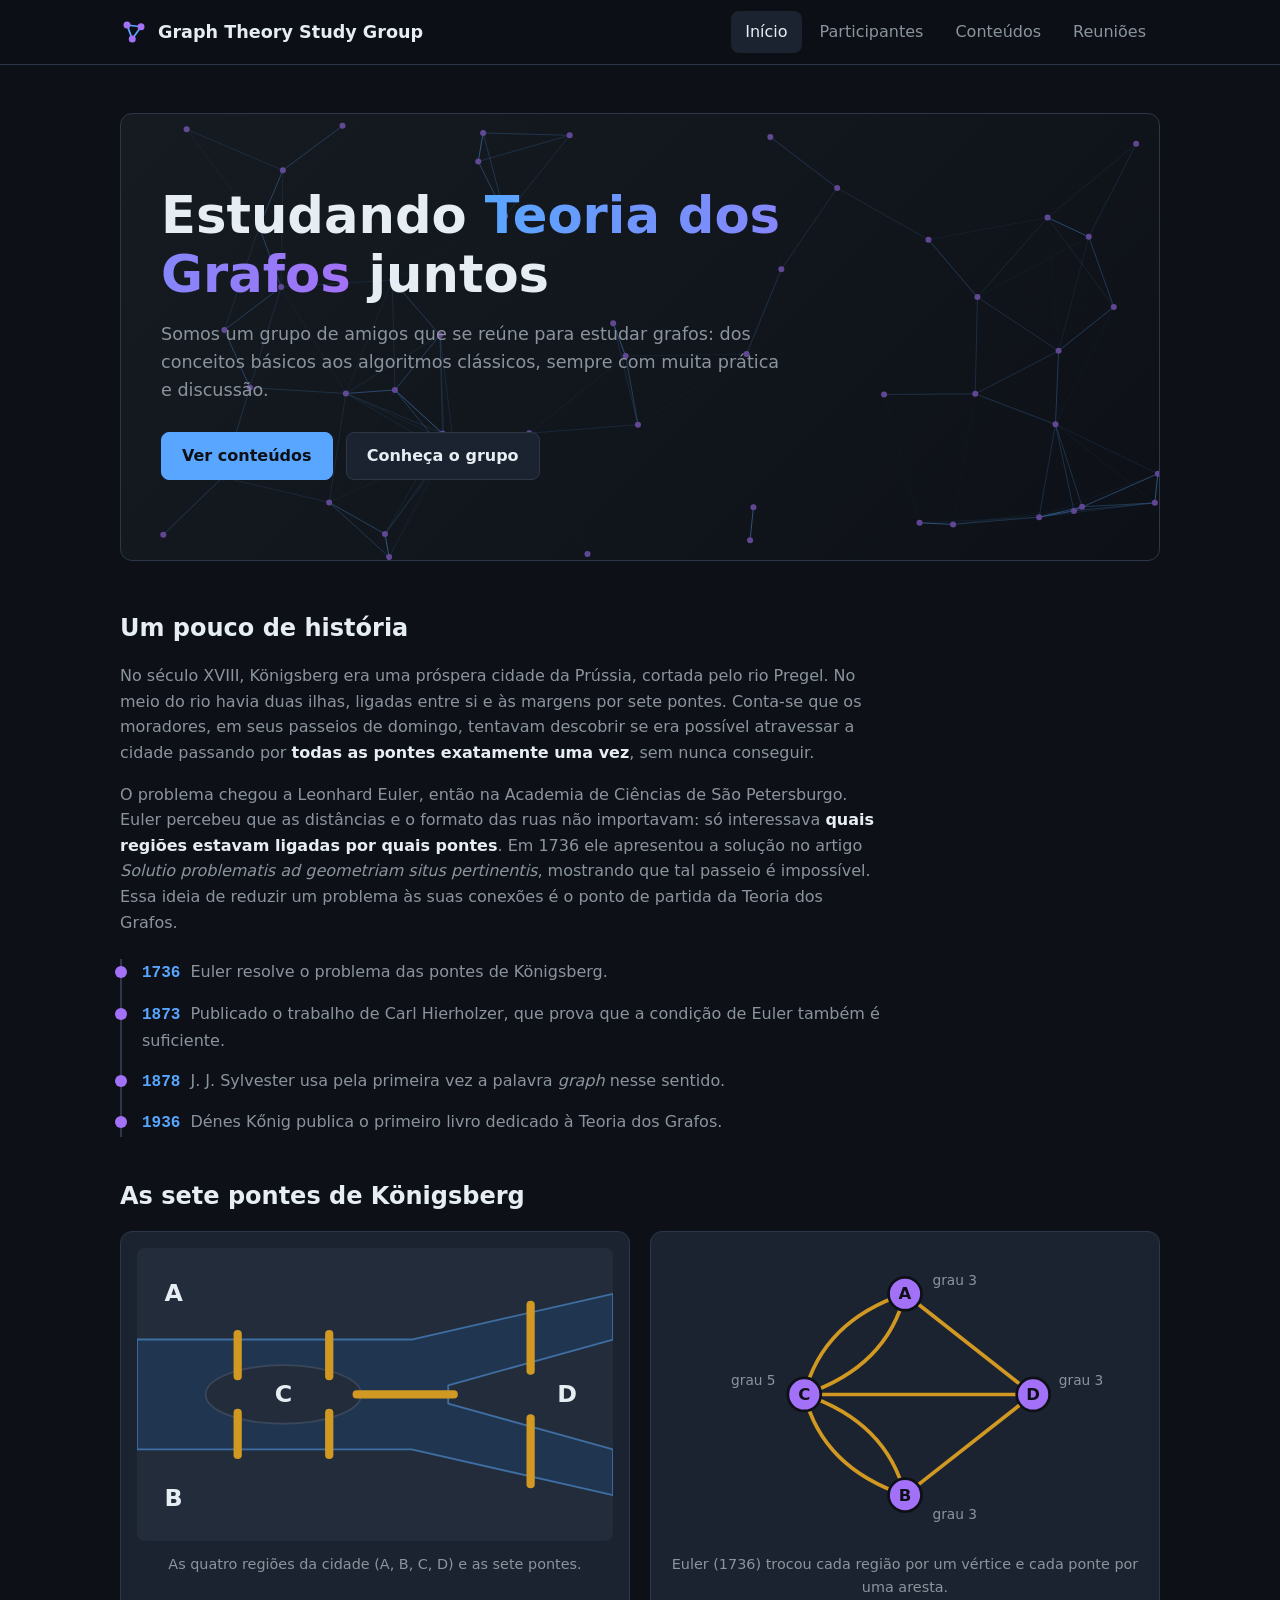
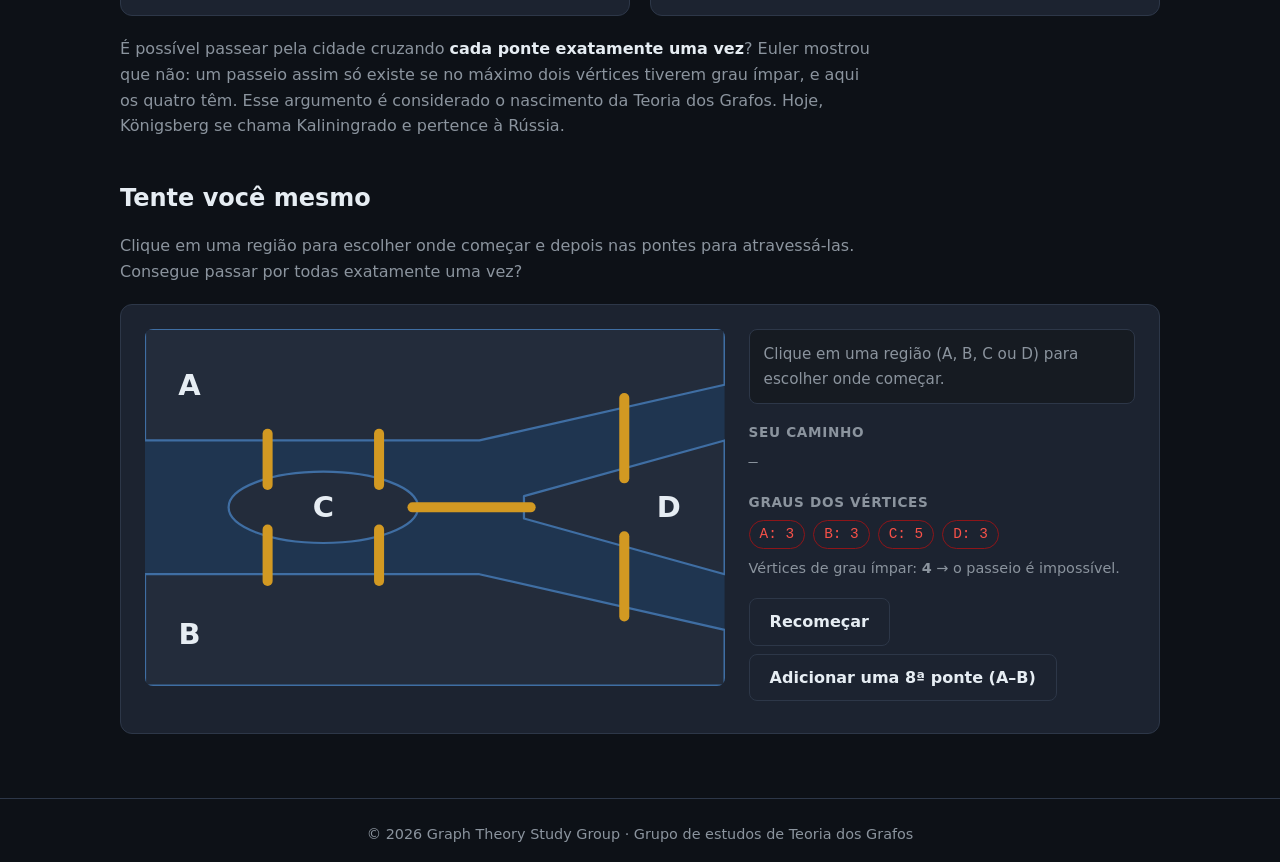
<file: index.html>
<!DOCTYPE html>
<html lang="pt-BR">
<head>
  <meta charset="UTF-8">
  <meta name="viewport" content="width=device-width, initial-scale=1.0">
  <title>Graph Theory Study Group · Grupo de Estudos de Grafos</title>
  <meta name="description" content="Grupo de estudos sobre Teoria dos Grafos.">
  <link rel="icon" href="data:image/svg+xml,<svg xmlns='http://www.w3.org/2000/svg' viewBox='0 0 32 32'><line x1='8' y1='8' x2='24' y2='10' stroke='%2358a6ff' stroke-width='2'/><line x1='8' y1='8' x2='14' y2='24' stroke='%2358a6ff' stroke-width='2'/><line x1='24' y1='10' x2='14' y2='24' stroke='%2358a6ff' stroke-width='2'/><circle cx='8' cy='8' r='4' fill='%23a371f7'/><circle cx='24' cy='10' r='4' fill='%23a371f7'/><circle cx='14' cy='24' r='4' fill='%23a371f7'/></svg>">
  <link rel="stylesheet" href="assets/css/style.css?v=4">
</head>
<body>
  <header>
    <div class="container nav">
      <a href="index.html" class="logo">
        <svg viewBox="0 0 32 32" aria-hidden="true">
          <line x1="8" y1="8" x2="24" y2="10" stroke="#58a6ff" stroke-width="2"/>
          <line x1="8" y1="8" x2="14" y2="24" stroke="#58a6ff" stroke-width="2"/>
          <line x1="24" y1="10" x2="14" y2="24" stroke="#58a6ff" stroke-width="2"/>
          <circle cx="8" cy="8" r="4" fill="#a371f7"/>
          <circle cx="24" cy="10" r="4" fill="#a371f7"/>
          <circle cx="14" cy="24" r="4" fill="#a371f7"/>
        </svg>
        Graph Theory Study Group
      </a>
      <nav>
        <ul>
          <li><a href="index.html" class="active">Início</a></li>
          <li><a href="participantes.html">Participantes</a></li>
          <li><a href="conteudos.html">Conteúdos</a></li>
          <li><a href="reunioes.html">Reuniões</a></li>
        </ul>
      </nav>
    </div>
  </header>

  <main>
    <div class="container">
      <section class="hero">
        <canvas id="graph-canvas" aria-hidden="true"></canvas>
        <div class="hero-content">
          <h1>Estudando <span class="gradient-text">Teoria dos Grafos</span> juntos</h1>
          <p>
            Somos um grupo de amigos que se reúne para estudar grafos: dos conceitos
            básicos aos algoritmos clássicos, sempre com muita prática e discussão.
          </p>
          <a href="conteudos.html" class="btn btn-primary">Ver conteúdos</a>
          <a href="participantes.html" class="btn">Conheça o grupo</a>
        </div>
      </section>

      <h2 class="section-title">Um pouco de história</h2>
      <div class="history">
        <p>
          No século XVIII, Königsberg era uma próspera cidade da Prússia, cortada pelo rio Pregel.
          No meio do rio havia duas ilhas, ligadas entre si e às margens por sete pontes. Conta-se
          que os moradores, em seus passeios de domingo, tentavam descobrir se era possível
          atravessar a cidade passando por <strong>todas as pontes exatamente uma vez</strong>,
          sem nunca conseguir.
        </p>
        <p>
          O problema chegou a Leonhard Euler, então na Academia de Ciências de São Petersburgo.
          Euler percebeu que as distâncias e o formato das ruas não importavam: só interessava
          <strong>quais regiões estavam ligadas por quais pontes</strong>. Em 1736 ele apresentou a
          solução no artigo <em>Solutio problematis ad geometriam situs pertinentis</em>, mostrando
          que tal passeio é impossível. Essa ideia de reduzir um problema às suas conexões é o
          ponto de partida da Teoria dos Grafos.
        </p>
        <ol class="timeline">
          <li><span class="year-tag">1736</span>Euler resolve o problema das pontes de Königsberg.</li>
          <li><span class="year-tag">1873</span>Publicado o trabalho de Carl Hierholzer, que prova que a condição de Euler também é suficiente.</li>
          <li><span class="year-tag">1878</span>J. J. Sylvester usa pela primeira vez a palavra <em>graph</em> nesse sentido.</li>
          <li><span class="year-tag">1936</span>Dénes Kőnig publica o primeiro livro dedicado à Teoria dos Grafos.</li>
        </ol>
      </div>

      <h2 class="section-title">As sete pontes de Königsberg</h2>
      <div class="bridges">
        <figure class="card bridges-fig">
          <svg viewBox="0 0 520 320" role="img" aria-labelledby="map-title">
            <title id="map-title">Mapa esquemático de Königsberg: o rio Pregel, duas ilhas e sete pontes</title>
            <rect width="520" height="320" fill="#232c3b"/>
            <polygon fill="#1f3550" stroke="#3f6ea3" stroke-width="2" stroke-linejoin="round" points="0,100 300,100 520,50 520,100 340,150 340,170 520,220 520,270 300,220 0,220"/>
            <ellipse cx="160" cy="160" rx="85" ry="32" fill="#232c3b" stroke="#3a465a" stroke-width="2"/>
            <g stroke="#d29922" stroke-width="9" stroke-linecap="round">
              <line x1="110" y1="94" x2="110" y2="140"/>
              <line x1="210" y1="94" x2="210" y2="140"/>
              <line x1="110" y1="180" x2="110" y2="226"/>
              <line x1="210" y1="180" x2="210" y2="226"/>
              <line x1="240" y1="160" x2="346" y2="160"/>
              <line x1="430" y1="62" x2="430" y2="134"/>
              <line x1="430" y1="186" x2="430" y2="258"/>
            </g>
            <g fill="#e6edf3" font-size="26" font-weight="700" text-anchor="middle" font-family="system-ui, sans-serif">
              <text x="40" y="58">A</text>
              <text x="40" y="282">B</text>
              <text x="160" y="168">C</text>
              <text x="470" y="168">D</text>
            </g>
          </svg>
          <figcaption>As quatro regiões da cidade (A, B, C, D) e as sete pontes.</figcaption>
        </figure>

        <figure class="card bridges-fig">
          <svg viewBox="0 0 520 320" role="img" aria-labelledby="graph-title">
            <title id="graph-title">O grafo de Euler: quatro vértices A, B, C, D e sete arestas</title>
            <g fill="none" stroke="#d29922" stroke-width="4" stroke-linecap="round">
              <path d="M260 50 Q170 80 150 160"/>
              <path d="M260 50 Q240 130 150 160"/>
              <path d="M260 270 Q170 240 150 160"/>
              <path d="M260 270 Q240 190 150 160"/>
              <path d="M150 160 L400 160"/>
              <path d="M260 50 L400 160"/>
              <path d="M260 270 L400 160"/>
            </g>
            <g font-size="18" font-weight="700" text-anchor="middle" font-family="system-ui, sans-serif">
              <circle cx="260" cy="50" r="18" fill="#a371f7" stroke="#0d1117" stroke-width="3"/><text fill="#0d1117" x="260" y="56">A</text>
              <circle cx="260" cy="270" r="18" fill="#a371f7" stroke="#0d1117" stroke-width="3"/><text fill="#0d1117" x="260" y="276">B</text>
              <circle cx="150" cy="160" r="18" fill="#a371f7" stroke="#0d1117" stroke-width="3"/><text fill="#0d1117" x="150" y="166">C</text>
              <circle cx="400" cy="160" r="18" fill="#a371f7" stroke="#0d1117" stroke-width="3"/><text fill="#0d1117" x="400" y="166">D</text>
            </g>
            <g fill="#8b949e" font-size="15" font-family="system-ui, sans-serif">
              <text x="290" y="40">grau 3</text>
              <text x="290" y="296">grau 3</text>
              <text x="70" y="150">grau 5</text>
              <text x="428" y="150">grau 3</text>
            </g>
          </svg>
          <figcaption>Euler (1736) trocou cada região por um vértice e cada ponte por uma aresta.</figcaption>
        </figure>
      </div>
      <p class="bridges-text">
        É possível passear pela cidade cruzando <strong>cada ponte exatamente uma vez</strong>?
        Euler mostrou que não: um passeio assim só existe se no máximo dois vértices tiverem
        grau ímpar, e aqui os quatro têm. Esse argumento é considerado o nascimento da
        Teoria dos Grafos. Hoje, Königsberg se chama Kaliningrado e pertence à Rússia.
      </p>

      <h2 class="section-title">Tente você mesmo</h2>
      <p class="bridges-text game-intro">
        Clique em uma região para escolher onde começar e depois nas pontes para atravessá-las.
        Consegue passar por todas exatamente uma vez?
      </p>
      <div class="card game">
        <svg id="bridge-game" viewBox="0 0 520 320" role="img" aria-label="Mapa interativo das pontes de Königsberg"></svg>
        <div class="game-panel">
          <p id="game-status" class="game-status" aria-live="polite"></p>
          <div class="game-block">
            <h3>Seu caminho</h3>
            <p id="game-path" class="game-path">—</p>
          </div>
          <div class="game-block">
            <h3>Graus dos vértices</h3>
            <div id="game-degrees" class="game-degrees"></div>
          </div>
          <div class="game-actions">
            <button id="game-reset" class="btn" type="button">Recomeçar</button>
            <button id="game-extra" class="btn" type="button" aria-pressed="false">Adicionar uma 8ª ponte (A–B)</button>
          </div>
        </div>
      </div>
    </div>
  </main>

  <footer>
    <div class="container">
      © <span class="year"></span> Graph Theory Study Group · Grupo de estudos de Teoria dos Grafos
    </div>
  </footer>

  <script src="assets/js/main.js?v=4"></script>
  <script src="assets/js/bridges.js?v=4"></script>
</body>
</html>
</file>
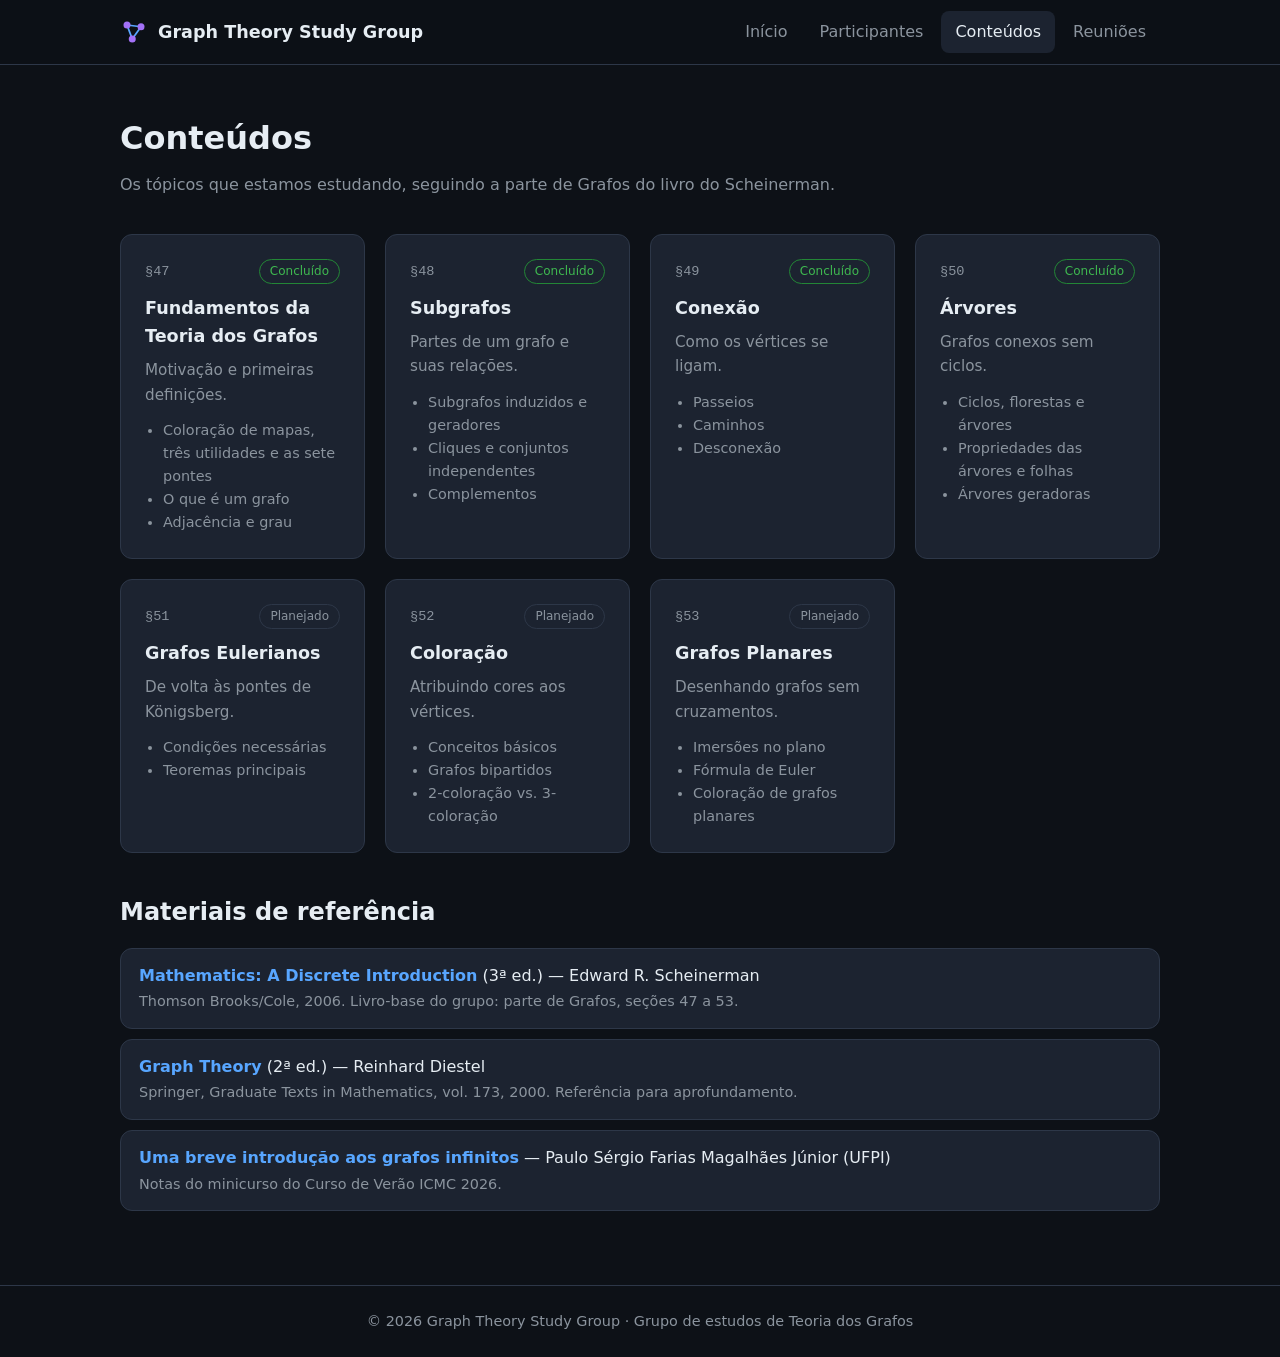
<file: conteudos.html>
<!DOCTYPE html>
<html lang="pt-BR">
<head>
  <meta charset="UTF-8">
  <meta name="viewport" content="width=device-width, initial-scale=1.0">
  <title>Conteúdos · Graph Theory Study Group</title>
  <meta name="description" content="Grupo de estudos sobre Teoria dos Grafos.">
  <link rel="icon" href="data:image/svg+xml,<svg xmlns='http://www.w3.org/2000/svg' viewBox='0 0 32 32'><line x1='8' y1='8' x2='24' y2='10' stroke='%2358a6ff' stroke-width='2'/><line x1='8' y1='8' x2='14' y2='24' stroke='%2358a6ff' stroke-width='2'/><line x1='24' y1='10' x2='14' y2='24' stroke='%2358a6ff' stroke-width='2'/><circle cx='8' cy='8' r='4' fill='%23a371f7'/><circle cx='24' cy='10' r='4' fill='%23a371f7'/><circle cx='14' cy='24' r='4' fill='%23a371f7'/></svg>">
  <link rel="stylesheet" href="assets/css/style.css?v=4">
</head>
<body>
  <header>
    <div class="container nav">
      <a href="index.html" class="logo">
        <svg viewBox="0 0 32 32" aria-hidden="true">
          <line x1="8" y1="8" x2="24" y2="10" stroke="#58a6ff" stroke-width="2"/>
          <line x1="8" y1="8" x2="14" y2="24" stroke="#58a6ff" stroke-width="2"/>
          <line x1="24" y1="10" x2="14" y2="24" stroke="#58a6ff" stroke-width="2"/>
          <circle cx="8" cy="8" r="4" fill="#a371f7"/>
          <circle cx="24" cy="10" r="4" fill="#a371f7"/>
          <circle cx="14" cy="24" r="4" fill="#a371f7"/>
        </svg>
        Graph Theory Study Group
      </a>
      <nav>
        <ul>
          <li><a href="index.html">Início</a></li>
          <li><a href="participantes.html">Participantes</a></li>
          <li><a href="conteudos.html" class="active">Conteúdos</a></li>
          <li><a href="reunioes.html">Reuniões</a></li>
        </ul>
      </nav>
    </div>
  </header>

  <main>
    <div class="container">
      <h1 class="page-title">Conteúdos</h1>
      <p class="page-subtitle">Os tópicos que estamos estudando, seguindo a parte de Grafos do livro do Scheinerman.</p>

      <!-- Status: use a classe "done" (concluído), "current" (em andamento) ou nenhuma (planejado). -->
      <div class="grid">
        <div class="card topic">
          <div class="meta"><span class="num">§47</span><span class="tag done">Concluído</span></div>
          <h3>Fundamentos da Teoria dos Grafos</h3>
          <p>Motivação e primeiras definições.</p>
          <ul>
            <li>Coloração de mapas, três utilidades e as sete pontes</li>
            <li>O que é um grafo</li>
            <li>Adjacência e grau</li>
          </ul>
        </div>

        <div class="card topic">
          <div class="meta"><span class="num">§48</span><span class="tag done">Concluído</span></div>
          <h3>Subgrafos</h3>
          <p>Partes de um grafo e suas relações.</p>
          <ul>
            <li>Subgrafos induzidos e geradores</li>
            <li>Cliques e conjuntos independentes</li>
            <li>Complementos</li>
          </ul>
        </div>

        <div class="card topic">
          <div class="meta"><span class="num">§49</span><span class="tag done">Concluído</span></div>
          <h3>Conexão</h3>
          <p>Como os vértices se ligam.</p>
          <ul>
            <li>Passeios</li>
            <li>Caminhos</li>
            <li>Desconexão</li>
          </ul>
        </div>

        <div class="card topic">
          <div class="meta"><span class="num">§50</span><span class="tag done">Concluído</span></div>
          <h3>Árvores</h3>
          <p>Grafos conexos sem ciclos.</p>
          <ul>
            <li>Ciclos, florestas e árvores</li>
            <li>Propriedades das árvores e folhas</li>
            <li>Árvores geradoras</li>
          </ul>
        </div>

        <div class="card topic">
          <div class="meta"><span class="num">§51</span><span class="tag">Planejado</span></div>
          <h3>Grafos Eulerianos</h3>
          <p>De volta às pontes de Königsberg.</p>
          <ul>
            <li>Condições necessárias</li>
            <li>Teoremas principais</li>
          </ul>
        </div>

        <div class="card topic">
          <div class="meta"><span class="num">§52</span><span class="tag">Planejado</span></div>
          <h3>Coloração</h3>
          <p>Atribuindo cores aos vértices.</p>
          <ul>
            <li>Conceitos básicos</li>
            <li>Grafos bipartidos</li>
            <li>2-coloração vs. 3-coloração</li>
          </ul>
        </div>

        <div class="card topic">
          <div class="meta"><span class="num">§53</span><span class="tag">Planejado</span></div>
          <h3>Grafos Planares</h3>
          <p>Desenhando grafos sem cruzamentos.</p>
          <ul>
            <li>Imersões no plano</li>
            <li>Fórmula de Euler</li>
            <li>Coloração de grafos planares</li>
          </ul>
        </div>
      </div>

      <h2 class="section-title">Materiais de referência</h2>
      <ul class="resources">
        <li>
          <a href="referencias/scheinerman-mathematics-a-discrete-introduction.pdf" target="_blank" rel="noopener"><strong>Mathematics: A Discrete Introduction</strong></a> (3ª ed.) — Edward R. Scheinerman<br>
          <span>Thomson Brooks/Cole, 2006. Livro-base do grupo: parte de Grafos, seções 47 a 53.</span>
        </li>
        <li>
          <a href="referencias/diestel-graph-theory.pdf" target="_blank" rel="noopener"><strong>Graph Theory</strong></a> (2ª ed.) — Reinhard Diestel<br>
          <span>Springer, Graduate Texts in Mathematics, vol. 173, 2000. Referência para aprofundamento.</span>
        </li>
        <li>
          <a href="referencias/grafos-infinitos-icmc-2026.pdf" target="_blank" rel="noopener"><strong>Uma breve introdução aos grafos infinitos</strong></a> — Paulo Sérgio Farias Magalhães Júnior (UFPI)<br>
          <span>Notas do minicurso do Curso de Verão ICMC 2026.</span>
        </li>
      </ul>
    </div>
  </main>

  <footer>
    <div class="container">
      © <span class="year"></span> Graph Theory Study Group · Grupo de estudos de Teoria dos Grafos
    </div>
  </footer>

  <script src="assets/js/main.js?v=4"></script>
</body>
</html>
</file>
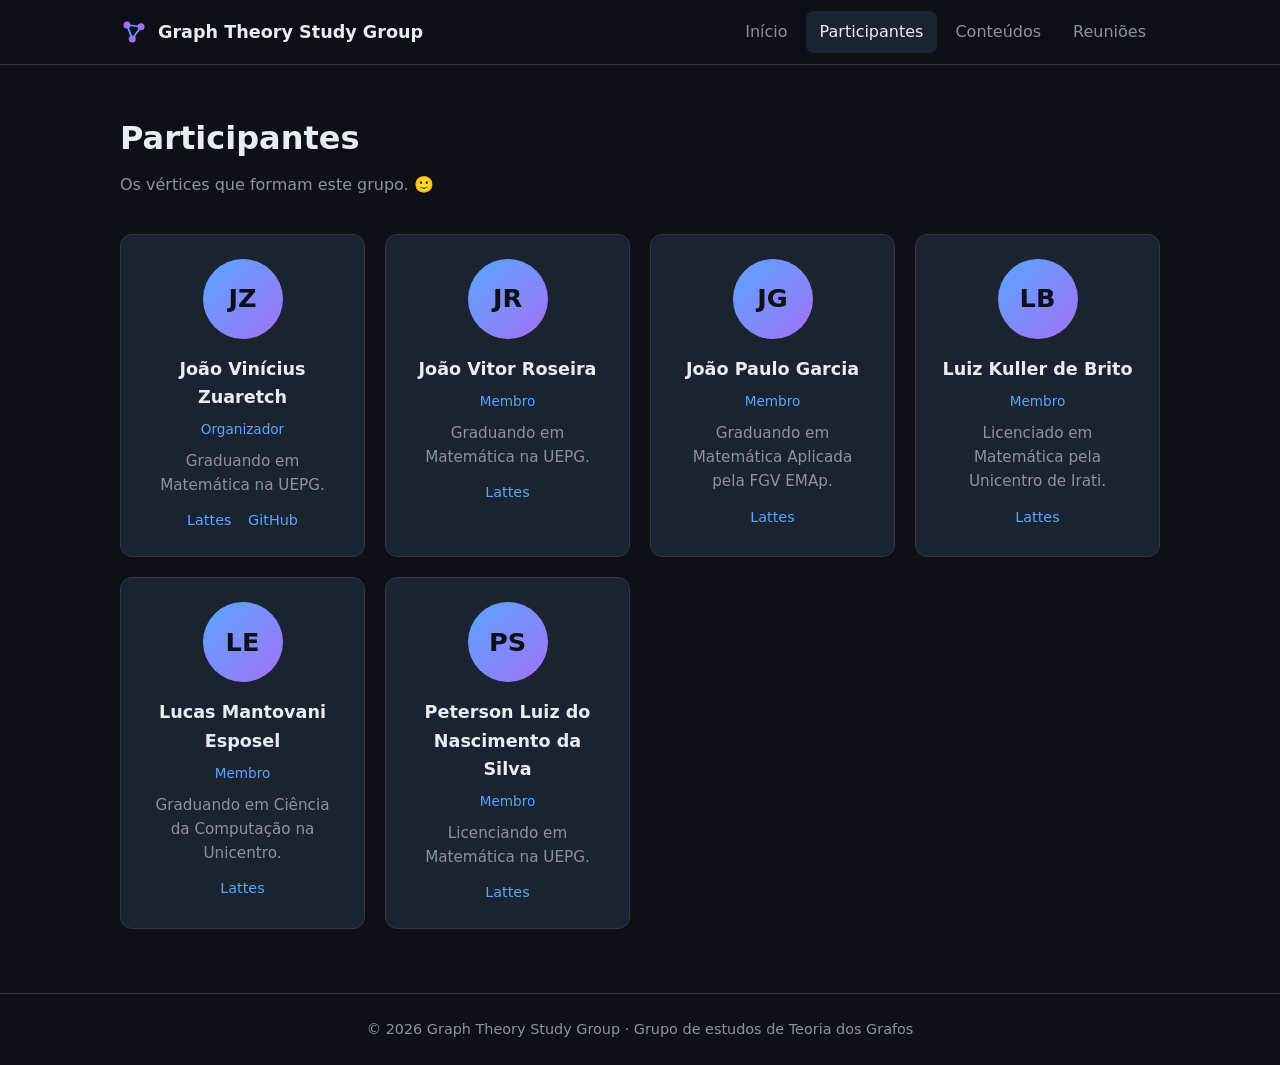
<file: participantes.html>
<!DOCTYPE html>
<html lang="pt-BR">
<head>
  <meta charset="UTF-8">
  <meta name="viewport" content="width=device-width, initial-scale=1.0">
  <title>Participantes · Graph Theory Study Group</title>
  <meta name="description" content="Grupo de estudos sobre Teoria dos Grafos.">
  <link rel="icon" href="data:image/svg+xml,<svg xmlns='http://www.w3.org/2000/svg' viewBox='0 0 32 32'><line x1='8' y1='8' x2='24' y2='10' stroke='%2358a6ff' stroke-width='2'/><line x1='8' y1='8' x2='14' y2='24' stroke='%2358a6ff' stroke-width='2'/><line x1='24' y1='10' x2='14' y2='24' stroke='%2358a6ff' stroke-width='2'/><circle cx='8' cy='8' r='4' fill='%23a371f7'/><circle cx='24' cy='10' r='4' fill='%23a371f7'/><circle cx='14' cy='24' r='4' fill='%23a371f7'/></svg>">
  <link rel="stylesheet" href="assets/css/style.css?v=4">
</head>
<body>
  <header>
    <div class="container nav">
      <a href="index.html" class="logo">
        <svg viewBox="0 0 32 32" aria-hidden="true">
          <line x1="8" y1="8" x2="24" y2="10" stroke="#58a6ff" stroke-width="2"/>
          <line x1="8" y1="8" x2="14" y2="24" stroke="#58a6ff" stroke-width="2"/>
          <line x1="24" y1="10" x2="14" y2="24" stroke="#58a6ff" stroke-width="2"/>
          <circle cx="8" cy="8" r="4" fill="#a371f7"/>
          <circle cx="24" cy="10" r="4" fill="#a371f7"/>
          <circle cx="14" cy="24" r="4" fill="#a371f7"/>
        </svg>
        Graph Theory Study Group
      </a>
      <nav>
        <ul>
          <li><a href="index.html">Início</a></li>
          <li><a href="participantes.html" class="active">Participantes</a></li>
          <li><a href="conteudos.html">Conteúdos</a></li>
          <li><a href="reunioes.html">Reuniões</a></li>
        </ul>
      </nav>
    </div>
  </header>

  <main>
    <div class="container">
      <h1 class="page-title">Participantes</h1>
      <p class="page-subtitle">Os vértices que formam este grupo. 🙂</p>

      <!-- Para adicionar alguém, copie um bloco <div class="card member"> e edite. -->
      <div class="grid">
        <div class="card member">
          <div class="avatar">JZ</div>
          <h3>João Vinícius Zuaretch</h3>
          <p class="role">Organizador</p>
          <p>Graduando em Matemática na UEPG.</p>
          <div class="links">
            <a href="http://lattes.cnpq.br/2268915045028482" target="_blank" rel="noopener">Lattes</a>
            <a href="https://github.com/joaozuaretch" target="_blank" rel="noopener">GitHub</a>
          </div>
        </div>

        <div class="card member">
          <div class="avatar">JR</div>
          <h3>João Vitor Roseira</h3>
          <p class="role">Membro</p>
          <p>Graduando em Matemática na UEPG.</p>
          <div class="links">
            <a href="http://lattes.cnpq.br/4879633260404587" target="_blank" rel="noopener">Lattes</a>
          </div>
        </div>

        <div class="card member">
          <div class="avatar">JG</div>
          <h3>João Paulo Garcia</h3>
          <p class="role">Membro</p>
          <p>Graduando em Matemática Aplicada pela FGV EMAp.</p>
          <div class="links">
            <a href="http://lattes.cnpq.br/0441559131239344" target="_blank" rel="noopener">Lattes</a>
          </div>
        </div>

        <div class="card member">
          <div class="avatar">LB</div>
          <h3>Luiz Kuller de Brito</h3>
          <p class="role">Membro</p>
          <p>Licenciado em Matemática pela Unicentro de Irati.</p>
          <div class="links">
            <a href="http://lattes.cnpq.br/1042261661444487" target="_blank" rel="noopener">Lattes</a>
          </div>
        </div>

        <div class="card member">
          <div class="avatar">LE</div>
          <h3>Lucas Mantovani Esposel</h3>
          <p class="role">Membro</p>
          <p>Graduando em Ciência da Computação na Unicentro.</p>
          <div class="links">
            <a href="http://lattes.cnpq.br/0798394536588643" target="_blank" rel="noopener">Lattes</a>
          </div>
        </div>

        <div class="card member">
          <div class="avatar">PS</div>
          <h3>Peterson Luiz do Nascimento da Silva</h3>
          <p class="role">Membro</p>
          <p>Licenciando em Matemática na UEPG.</p>
          <div class="links">
            <a href="http://lattes.cnpq.br/9082546466852229" target="_blank" rel="noopener">Lattes</a>
          </div>
        </div>
      </div>
    </div>
  </main>

  <footer>
    <div class="container">
      © <span class="year"></span> Graph Theory Study Group · Grupo de estudos de Teoria dos Grafos
    </div>
  </footer>

  <script src="assets/js/main.js?v=4"></script>
</body>
</html>
</file>
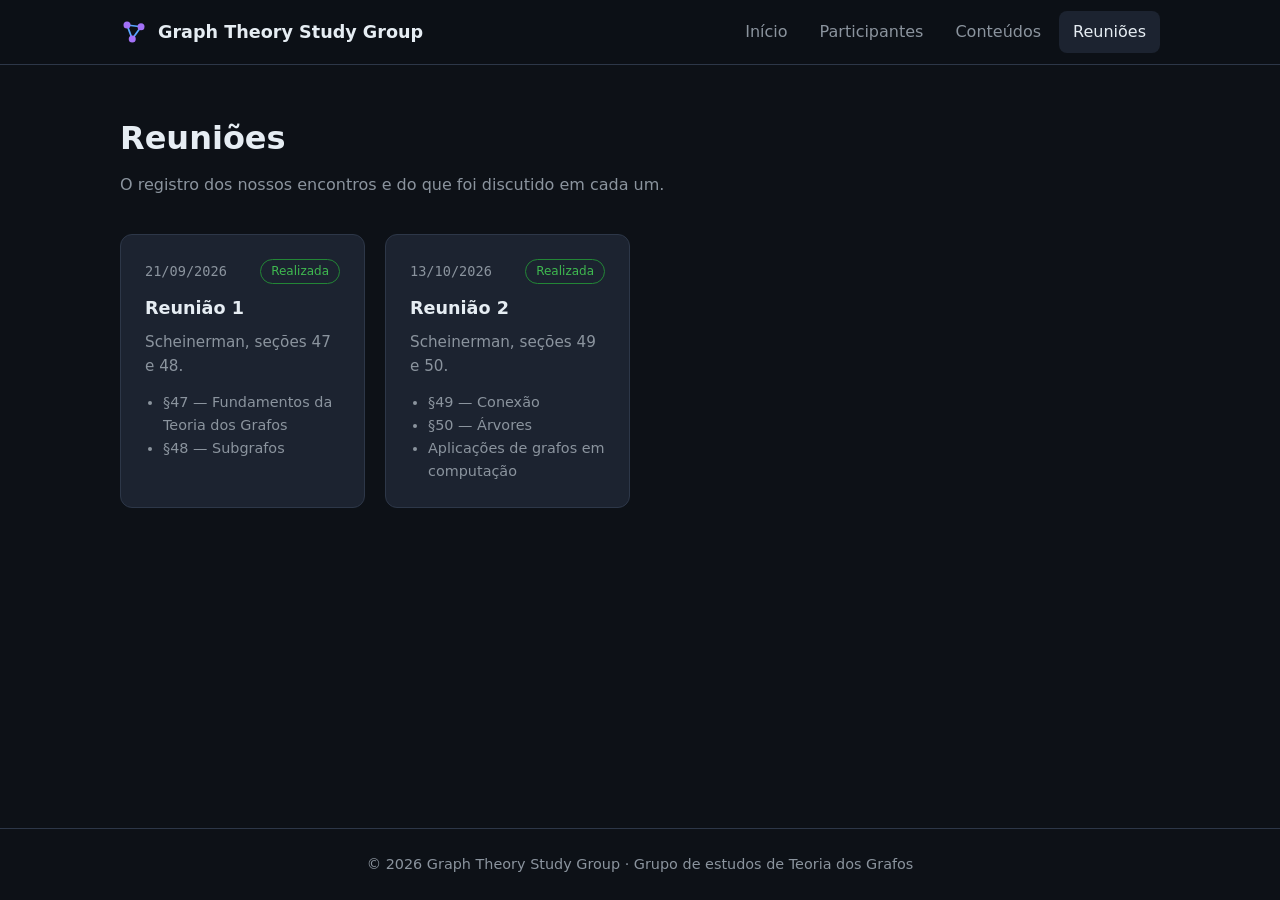
<file: reunioes.html>
<!DOCTYPE html>
<html lang="pt-BR">
<head>
  <meta charset="UTF-8">
  <meta name="viewport" content="width=device-width, initial-scale=1.0">
  <title>Reuniões · Graph Theory Study Group</title>
  <meta name="description" content="Grupo de estudos sobre Teoria dos Grafos.">
  <link rel="icon" href="data:image/svg+xml,<svg xmlns='http://www.w3.org/2000/svg' viewBox='0 0 32 32'><line x1='8' y1='8' x2='24' y2='10' stroke='%2358a6ff' stroke-width='2'/><line x1='8' y1='8' x2='14' y2='24' stroke='%2358a6ff' stroke-width='2'/><line x1='24' y1='10' x2='14' y2='24' stroke='%2358a6ff' stroke-width='2'/><circle cx='8' cy='8' r='4' fill='%23a371f7'/><circle cx='24' cy='10' r='4' fill='%23a371f7'/><circle cx='14' cy='24' r='4' fill='%23a371f7'/></svg>">
  <link rel="stylesheet" href="assets/css/style.css?v=4">
</head>
<body>
  <header>
    <div class="container nav">
      <a href="index.html" class="logo">
        <svg viewBox="0 0 32 32" aria-hidden="true">
          <line x1="8" y1="8" x2="24" y2="10" stroke="#58a6ff" stroke-width="2"/>
          <line x1="8" y1="8" x2="14" y2="24" stroke="#58a6ff" stroke-width="2"/>
          <line x1="24" y1="10" x2="14" y2="24" stroke="#58a6ff" stroke-width="2"/>
          <circle cx="8" cy="8" r="4" fill="#a371f7"/>
          <circle cx="24" cy="10" r="4" fill="#a371f7"/>
          <circle cx="14" cy="24" r="4" fill="#a371f7"/>
        </svg>
        Graph Theory Study Group
      </a>
      <nav>
        <ul>
          <li><a href="index.html">Início</a></li>
          <li><a href="participantes.html">Participantes</a></li>
          <li><a href="conteudos.html">Conteúdos</a></li>
          <li><a href="reunioes.html" class="active">Reuniões</a></li>
        </ul>
      </nav>
    </div>
  </header>

  <main>
    <div class="container">
      <h1 class="page-title">Reuniões</h1>
      <p class="page-subtitle">O registro dos nossos encontros e do que foi discutido em cada um.</p>

      <!-- Para registrar uma nova reunião, copie um bloco <div class="card topic"> e edite. -->
      <div class="grid">
        <div class="card topic">
          <div class="meta"><span class="num">21/09/2026</span><span class="tag done">Realizada</span></div>
          <h3>Reunião 1</h3>
          <p>Scheinerman, seções 47 e 48.</p>
          <ul>
            <li>§47 — Fundamentos da Teoria dos Grafos</li>
            <li>§48 — Subgrafos</li>
          </ul>
        </div>

        <div class="card topic">
          <div class="meta"><span class="num">13/10/2026</span><span class="tag done">Realizada</span></div>
          <h3>Reunião 2</h3>
          <p>Scheinerman, seções 49 e 50.</p>
          <ul>
            <li>§49 — Conexão</li>
            <li>§50 — Árvores</li>
            <li>Aplicações de grafos em computação</li>
          </ul>
        </div>
      </div>
    </div>
  </main>

  <footer>
    <div class="container">
      © <span class="year"></span> Graph Theory Study Group · Grupo de estudos de Teoria dos Grafos
    </div>
  </footer>

  <script src="assets/js/main.js?v=4"></script>
</body>
</html>
</file>
<file: assets/css/style.css>
:root {
  --bg: #0d1117;
  --bg-alt: #161b22;
  --card: #1c2330;
  --border: #2d3748;
  --text: #e6edf3;
  --muted: #8b949e;
  --accent: #58a6ff;
  --accent-2: #a371f7;
  --radius: 12px;
  --max: 1080px;
}

* { box-sizing: border-box; margin: 0; padding: 0; }

html { scroll-behavior: smooth; }

body {
  background: var(--bg);
  color: var(--text);
  font-family: "Inter", system-ui, -apple-system, "Segoe UI", Roboto, sans-serif;
  line-height: 1.6;
  min-height: 100vh;
  display: flex;
  flex-direction: column;
}

a { color: var(--accent); text-decoration: none; }
a:hover { text-decoration: underline; }

.container {
  width: 100%;
  max-width: var(--max);
  margin: 0 auto;
  padding: 0 20px;
}

/* ---------- Header / nav ---------- */
header {
  position: sticky;
  top: 0;
  z-index: 10;
  background: rgba(13, 17, 23, 0.85);
  backdrop-filter: blur(8px);
  border-bottom: 1px solid var(--border);
}

.nav {
  display: flex;
  align-items: center;
  justify-content: space-between;
  gap: 16px;
  height: 64px;
}

.logo {
  display: flex;
  align-items: center;
  gap: 10px;
  font-weight: 700;
  font-size: 1.1rem;
  color: var(--text);
}
.logo:hover { text-decoration: none; }
.logo svg { width: 28px; height: 28px; }

.nav ul {
  list-style: none;
  display: flex;
  gap: 4px;
}

.nav ul a {
  display: block;
  padding: 8px 14px;
  border-radius: 8px;
  color: var(--muted);
  font-weight: 500;
}
.nav ul a:hover { color: var(--text); background: var(--bg-alt); text-decoration: none; }
.nav ul a.active { color: var(--text); background: var(--card); }

/* ---------- Main ---------- */
main { flex: 1; padding: 48px 0 64px; }

.hero {
  position: relative;
  overflow: hidden;
  border: 1px solid var(--border);
  border-radius: var(--radius);
  background: linear-gradient(135deg, var(--bg-alt), var(--bg));
  padding: 72px 40px;
  margin-bottom: 48px;
}

#graph-canvas {
  position: absolute;
  inset: 0;
  width: 100%;
  height: 100%;
  opacity: 0.55;
  pointer-events: none;
}

.hero-content { position: relative; max-width: 620px; }

.hero h1 {
  font-size: clamp(2rem, 5vw, 3.2rem);
  line-height: 1.15;
  margin-bottom: 16px;
}

.gradient-text {
  background: linear-gradient(90deg, var(--accent), var(--accent-2));
  -webkit-background-clip: text;
  background-clip: text;
  color: transparent;
}

.hero p { color: var(--muted); font-size: 1.1rem; margin-bottom: 28px; }

.btn {
  display: inline-block;
  padding: 10px 20px;
  border-radius: 8px;
  font-weight: 600;
  border: 1px solid var(--border);
  color: var(--text);
  background: var(--card);
  margin: 0 8px 8px 0;
}
.btn:hover { text-decoration: none; border-color: var(--accent); }
.btn-primary { background: var(--accent); border-color: var(--accent); color: #0d1117; }
.btn-primary:hover { filter: brightness(1.1); }

.page-title { font-size: 2rem; margin-bottom: 8px; }
.page-subtitle { color: var(--muted); margin-bottom: 36px; }

h2.section-title { font-size: 1.5rem; margin: 40px 0 16px; }

/* ---------- Cards ---------- */
.grid {
  display: grid;
  gap: 20px;
  grid-template-columns: repeat(auto-fill, minmax(240px, 1fr));
}

.card {
  background: var(--card);
  border: 1px solid var(--border);
  border-radius: var(--radius);
  padding: 24px;
  transition: transform 0.15s ease, border-color 0.15s ease;
}
.card:hover { transform: translateY(-2px); border-color: var(--accent); }
.card h3 { font-size: 1.1rem; margin-bottom: 8px; }
.card p { color: var(--muted); font-size: 0.95rem; }

/* Participants */
.member { text-align: center; }
.avatar {
  width: 80px;
  height: 80px;
  margin: 0 auto 16px;
  border-radius: 50%;
  display: grid;
  place-items: center;
  font-size: 1.6rem;
  font-weight: 700;
  color: #0d1117;
  background: linear-gradient(135deg, var(--accent), var(--accent-2));
}
.member .role { color: var(--accent); font-size: 0.85rem; margin-bottom: 8px; }
.member .links { margin-top: 12px; font-size: 0.9rem; }
.member .links a { margin: 0 6px; }

/* Contents */
.topic { display: flex; flex-direction: column; }
.topic .meta {
  display: flex;
  justify-content: space-between;
  align-items: center;
  margin-bottom: 10px;
}
.tag {
  font-size: 0.75rem;
  padding: 2px 10px;
  border-radius: 999px;
  border: 1px solid var(--border);
  color: var(--muted);
}
.tag.done { color: #3fb950; border-color: #238636; }
.tag.current { color: var(--accent); border-color: var(--accent); }
.topic .num { color: var(--muted); font-size: 0.85rem; font-family: ui-monospace, monospace; }
.topic ul { margin: 12px 0 0 18px; color: var(--muted); font-size: 0.9rem; }

.resources { list-style: none; }
.resources li {
  background: var(--card);
  border: 1px solid var(--border);
  border-radius: var(--radius);
  padding: 14px 18px;
  margin-bottom: 10px;
}
.resources li span { color: var(--muted); font-size: 0.9rem; }

/* ---------- Footer ---------- */
footer {
  border-top: 1px solid var(--border);
  padding: 24px 0;
  color: var(--muted);
  font-size: 0.9rem;
  text-align: center;
}

/* ---------- Responsive ---------- */
@media (max-width: 640px) {
  .nav { flex-direction: column; height: auto; padding: 12px 0; }
  .nav ul { flex-wrap: wrap; justify-content: center; }
  .nav ul a { padding: 6px 8px; font-size: 0.9rem; }
  .hero { padding: 48px 24px; }
  main { padding-top: 32px; }
}

/* ---------- Pontes de Königsberg ---------- */
/* As cores do desenho ficam como atributos no próprio SVG (index.html). */
.bridges {
  display: grid;
  gap: 20px;
  grid-template-columns: repeat(auto-fit, minmax(280px, 1fr));
}
.bridges-fig { padding: 16px; }
.bridges-fig:hover { transform: none; }
.bridges-fig svg { display: block; width: 100%; height: auto; border-radius: 8px; }
.bridges-fig figcaption { color: var(--muted); font-size: 0.9rem; margin-top: 12px; text-align: center; }

.bridges-text { color: var(--muted); margin-top: 20px; max-width: 760px; }
.bridges-text strong { color: var(--text); }

/* ---------- História ---------- */
.history { max-width: 760px; color: var(--muted); }
.history p { margin-bottom: 16px; }
.history strong { color: var(--text); }
.timeline { list-style: none; margin: 24px 0 0; border-left: 2px solid var(--border); padding-left: 20px; }
.timeline li { position: relative; margin-bottom: 14px; }
.timeline li::before {
  content: "";
  position: absolute;
  left: -27px;
  top: 7px;
  width: 12px;
  height: 12px;
  border-radius: 50%;
  background: var(--accent-2);
}
.year-tag { color: var(--accent); font-weight: 700; font-family: ui-monospace, monospace; margin-right: 10px; }

/* ---------- Jogo das pontes ---------- */
.game-intro { margin: 0 0 20px; }
.game {
  display: grid;
  gap: 24px;
  grid-template-columns: minmax(0, 3fr) minmax(240px, 2fr);
  align-items: start;
}
.game:hover { transform: none; }
#bridge-game { display: block; width: 100%; height: auto; border-radius: 8px; user-select: none; }
.game-region { cursor: pointer; transition: fill 0.15s; }
.game-region:hover, .game-region.is-current { fill: #2b3647; }
.game-bridge { cursor: pointer; outline: none; }
.game-bridge.is-used { cursor: not-allowed; }
.game-bridge.is-available line:first-child { animation: pulse 1.2s ease-in-out infinite; }
.game-bridge:focus-visible line:first-child { stroke: #ffffff; }
.game-walker { transition: cx 0.3s ease, cy 0.3s ease; }
@keyframes pulse { 50% { stroke-width: 13; } }

.game-status {
  padding: 12px 14px;
  border-radius: 8px;
  background: var(--bg-alt);
  border: 1px solid var(--border);
  min-height: 3.2em;
}
.game-status.ok { border-color: #238636; color: #3fb950; }
.game-status.warn { border-color: #9e6a03; color: #d29922; }
.game-block { margin-top: 18px; }
.game-block h3 { font-size: 0.85rem; color: var(--muted); text-transform: uppercase; letter-spacing: 0.05em; margin-bottom: 6px; }
.game-path { font-family: ui-monospace, monospace; word-break: break-word; }
.game-degrees .deg {
  display: inline-block;
  margin: 0 8px 8px 0;
  padding: 2px 10px;
  border-radius: 999px;
  border: 1px solid var(--border);
  font-family: ui-monospace, monospace;
  font-size: 0.9rem;
}
.game-degrees .deg.odd { color: #f85149; border-color: #8e1519; }
.game-degrees .deg.even { color: #3fb950; border-color: #238636; }
.game-degrees p { color: var(--muted); font-size: 0.9rem; }
.game-actions { margin-top: 18px; }
.game-actions .btn { cursor: pointer; font: inherit; font-weight: 600; }

@media (max-width: 760px) {
  .game { grid-template-columns: 1fr; }
}
@media (prefers-reduced-motion: reduce) {
  .game-bridge.is-available line:first-child { animation: none; }
}
</file>
